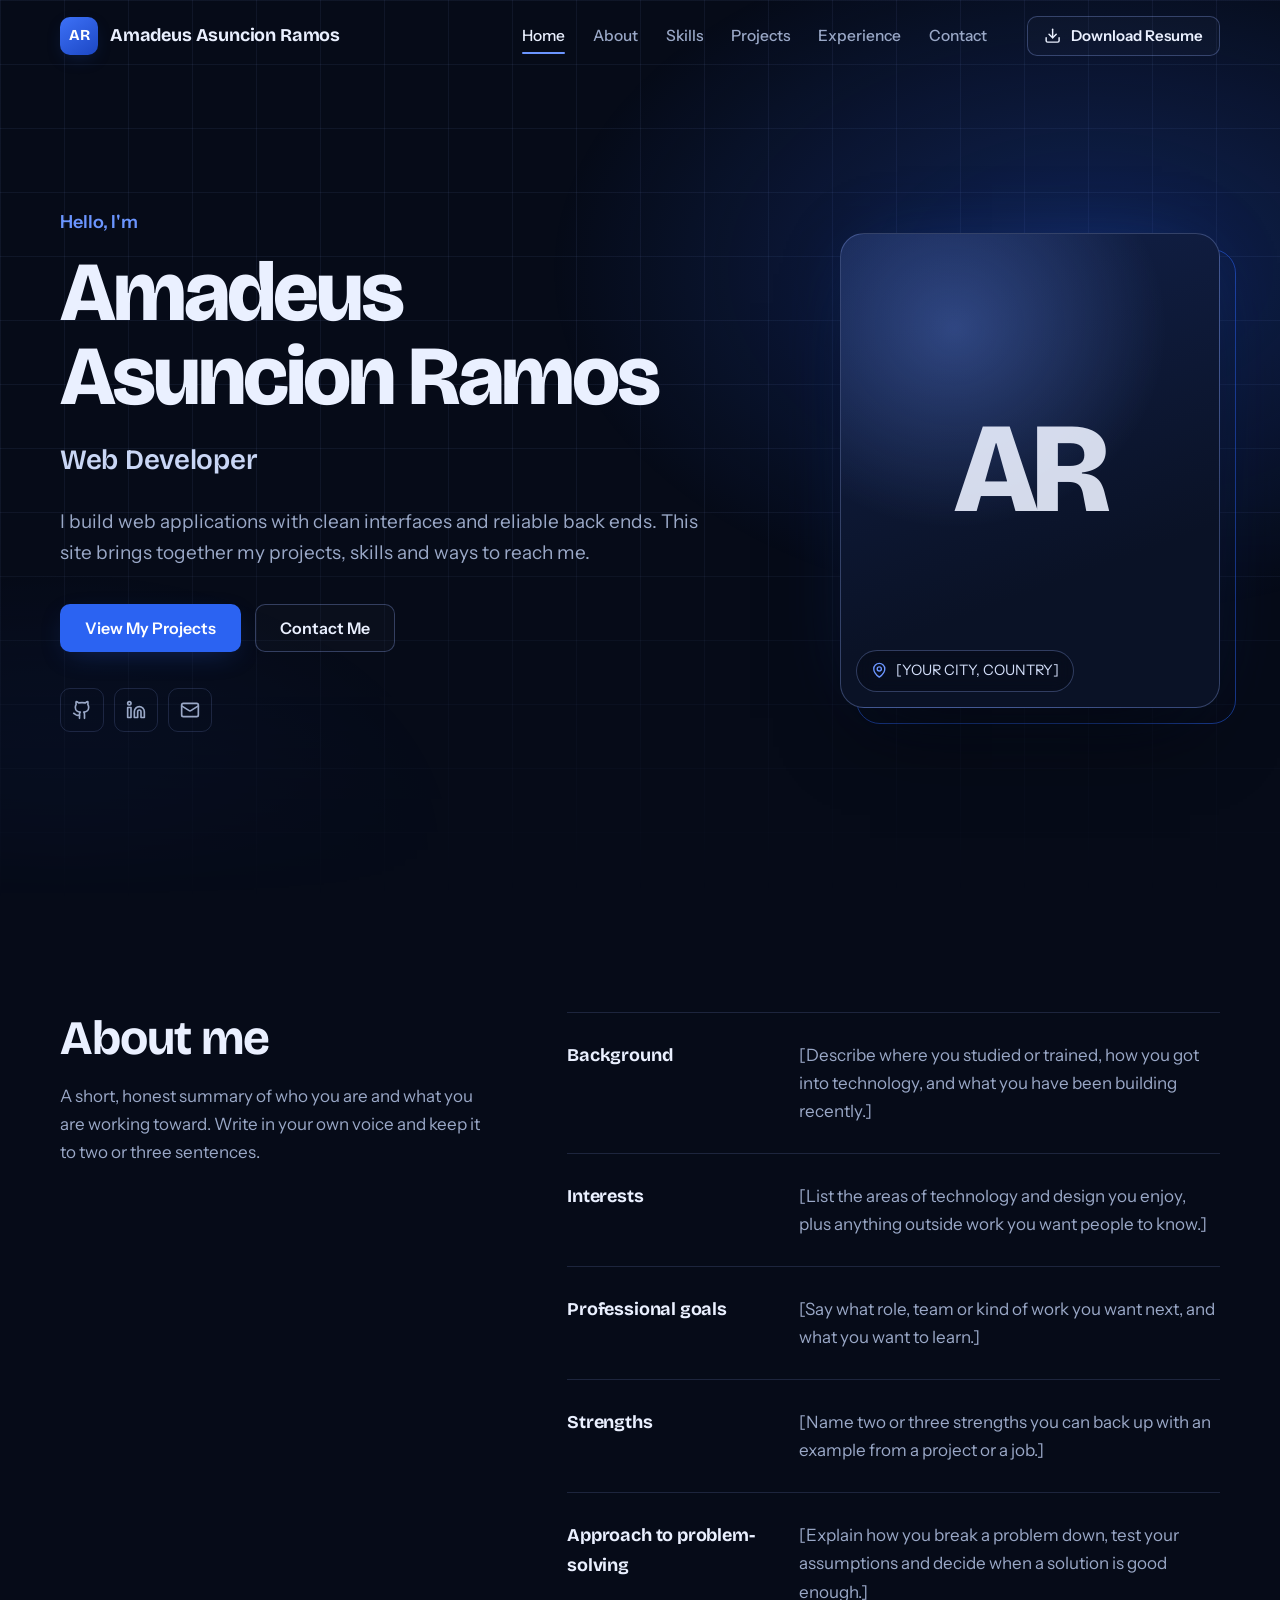
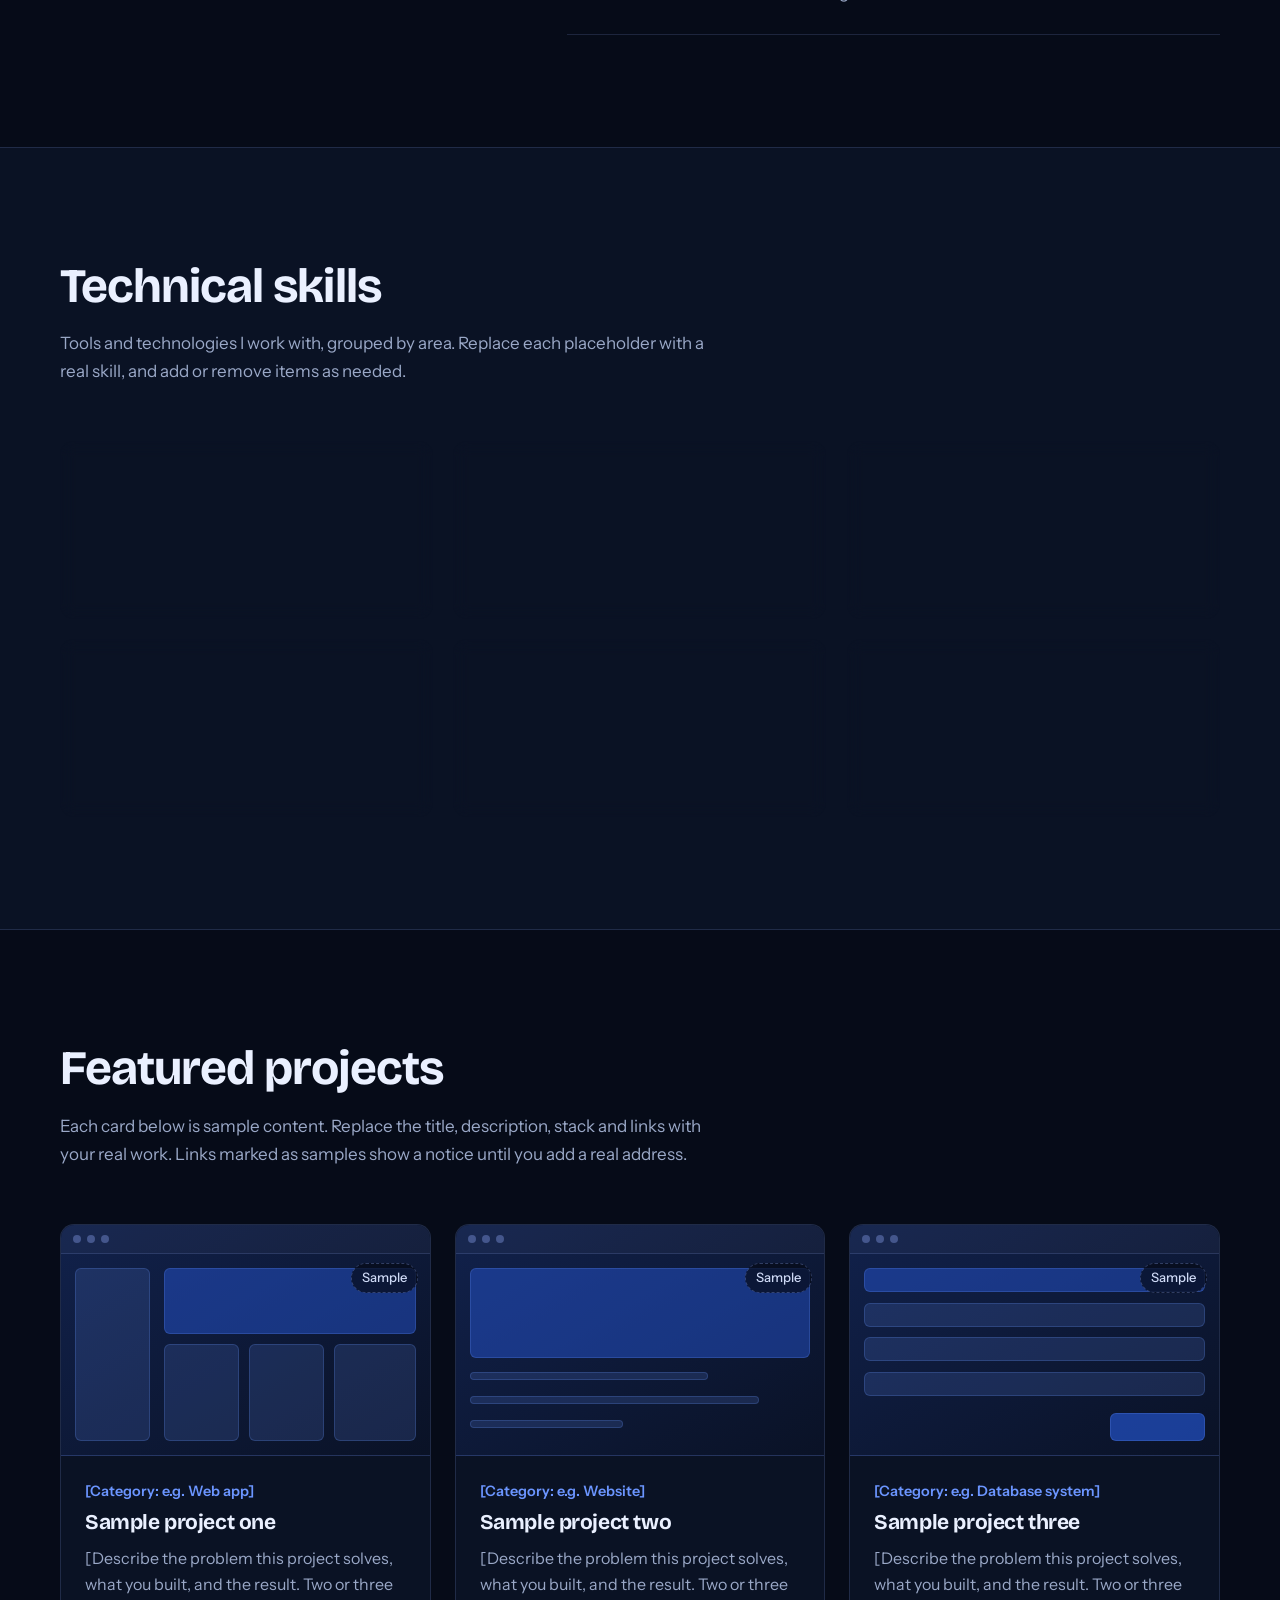
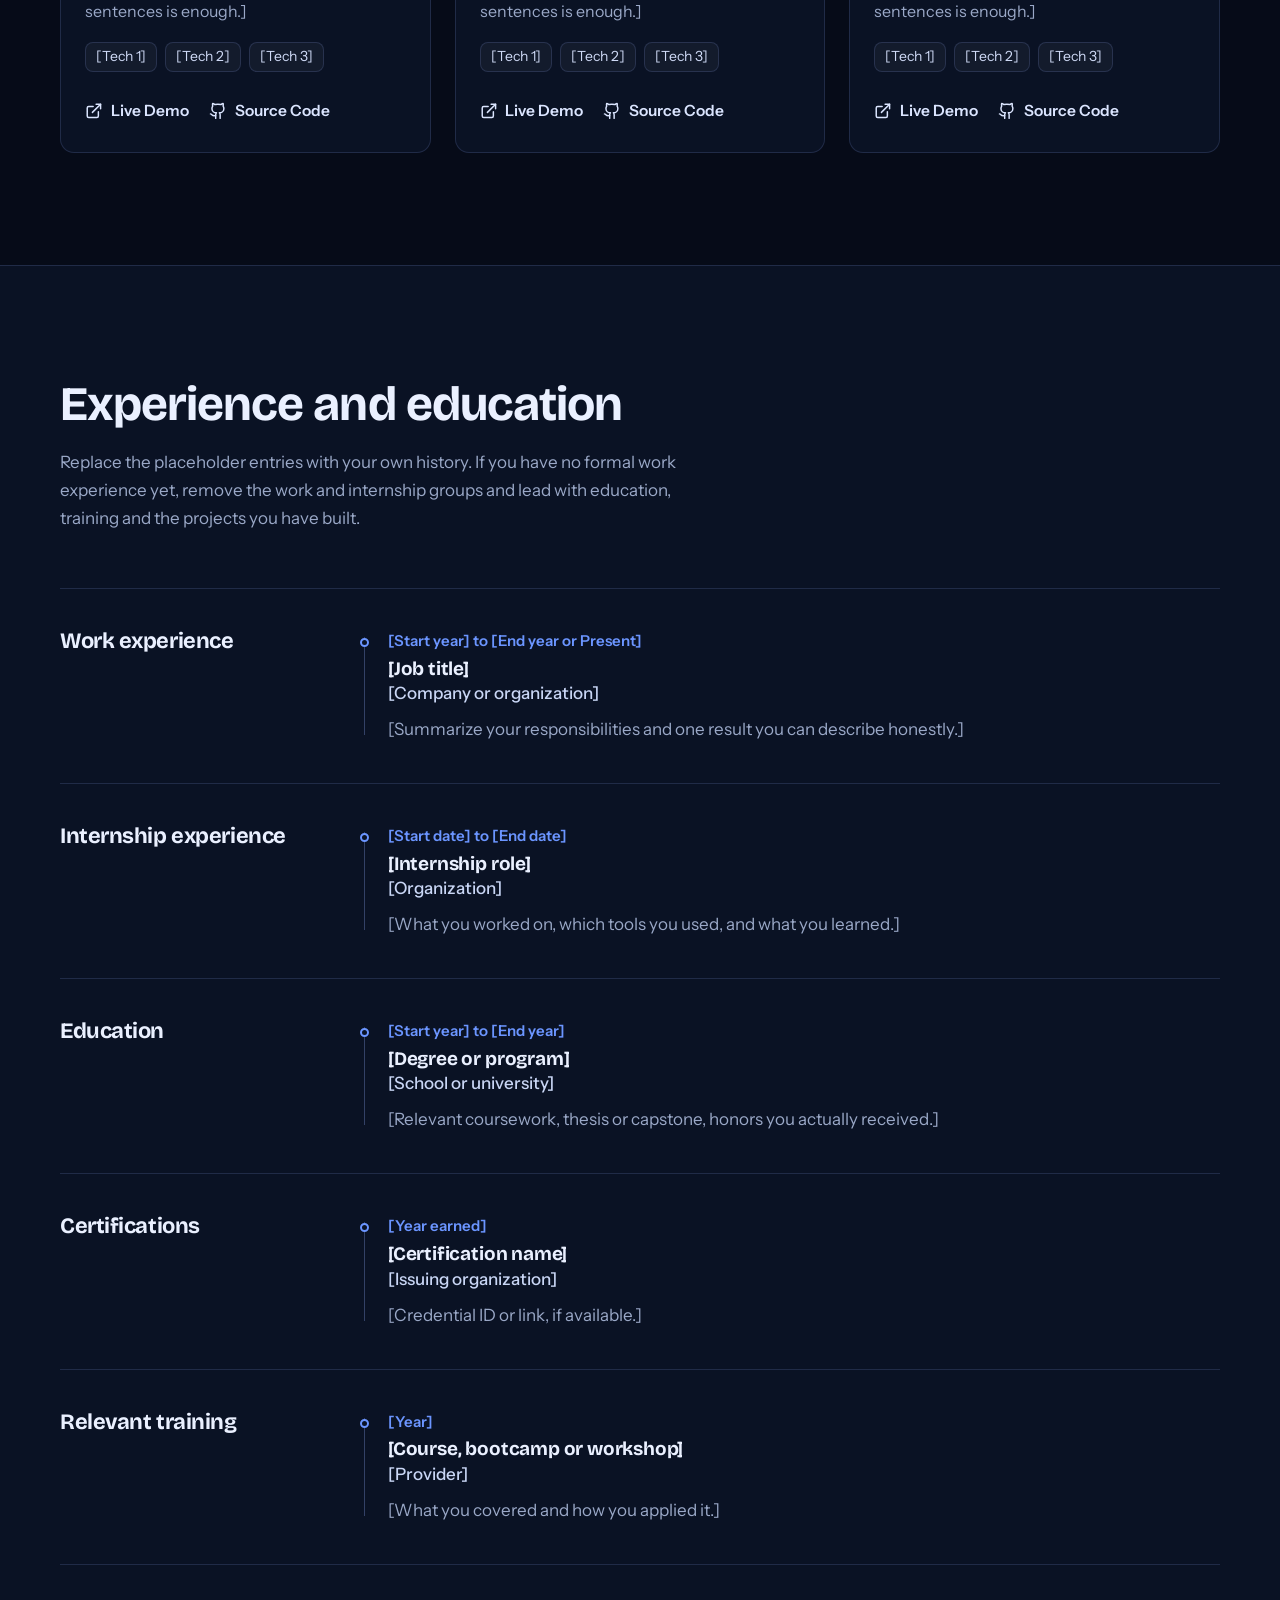
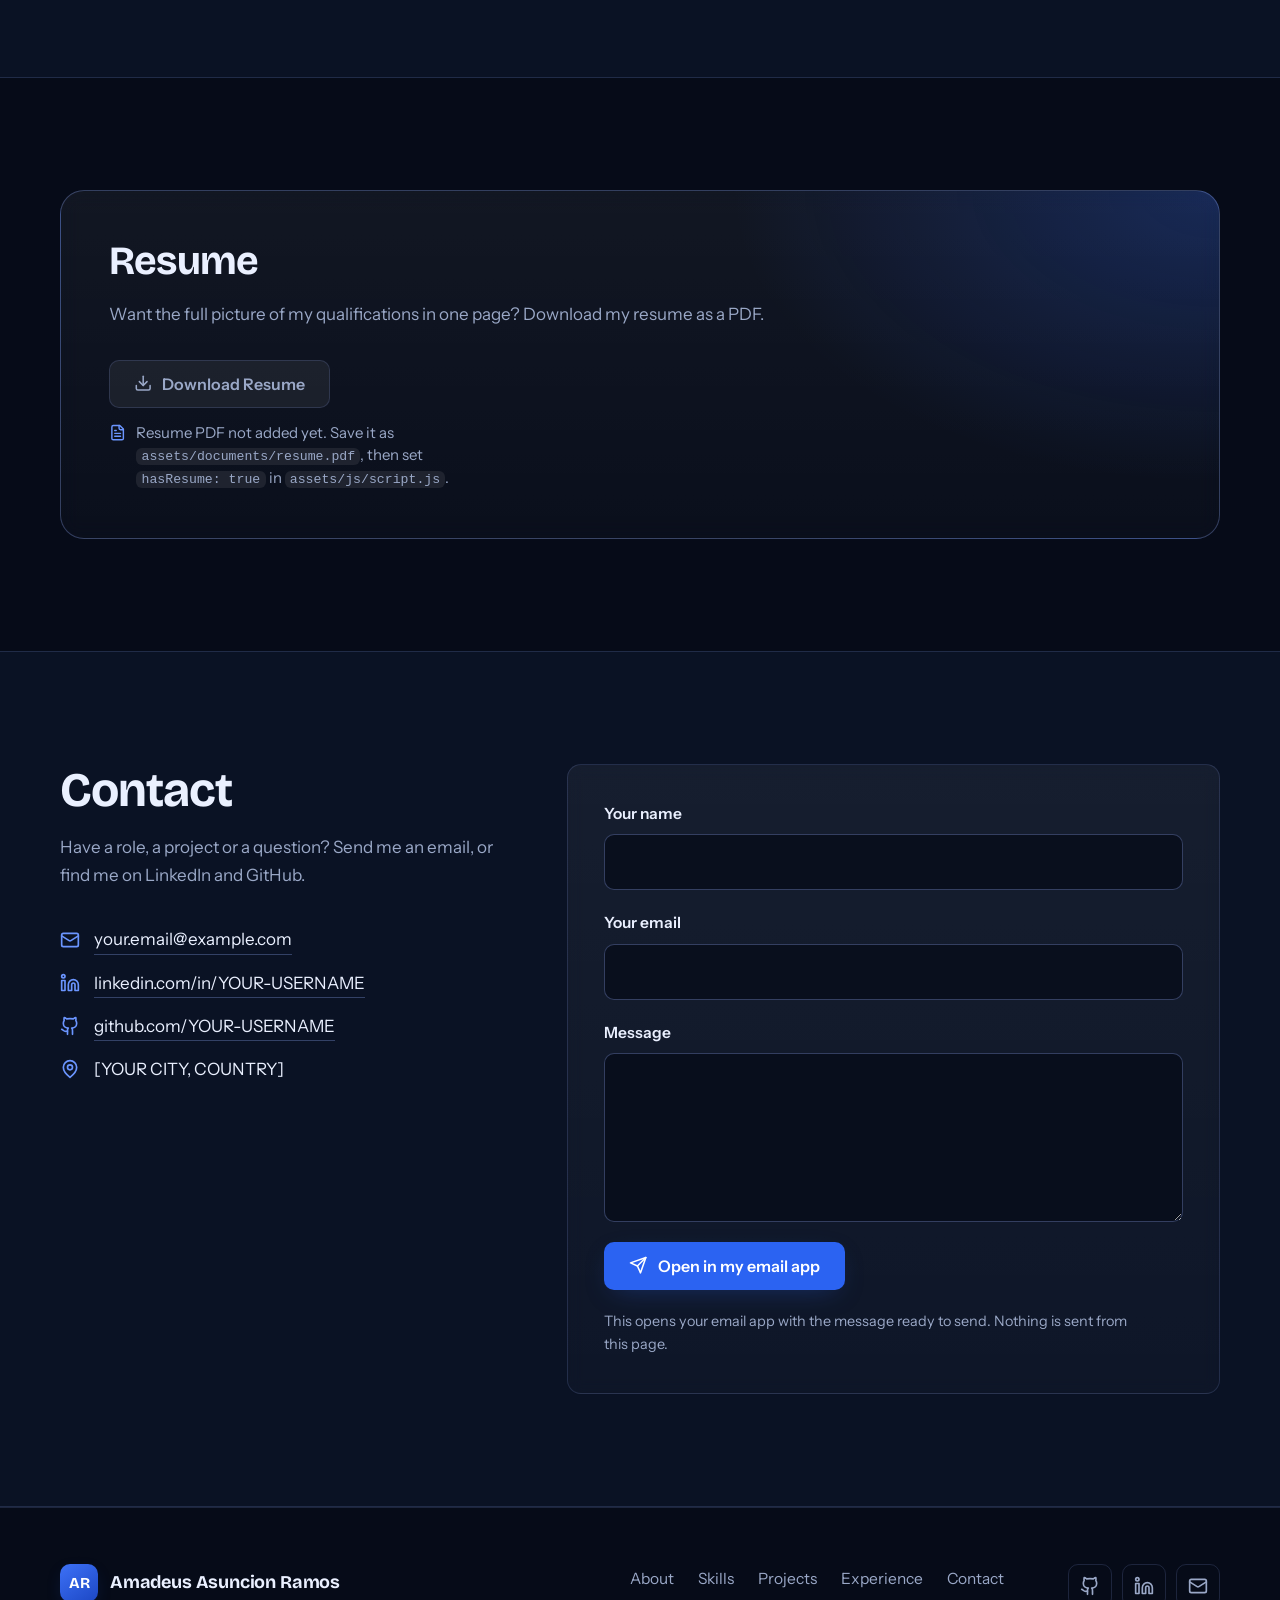
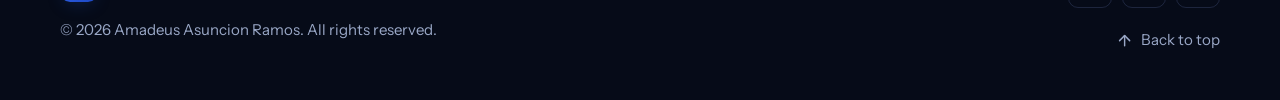
<file: portfolio (1)/index.html>
<!DOCTYPE html>
<html lang="en">
<head>
  <meta charset="utf-8">
  <meta name="viewport" content="width=device-width, initial-scale=1">

  <!-- ============================================================
       CUSTOMIZE: page title, description, canonical URL, social card
       ============================================================ -->
  <title>Amadeus Asuncion Ramos | Web Developer</title>
  <meta name="description" content="Portfolio of Amadeus Asuncion Ramos, Web Developer. Skills, selected projects, experience and contact details.">
  <meta name="author" content="Amadeus Asuncion Ramos">
  <meta name="theme-color" content="#060B18">
  <meta name="color-scheme" content="dark">

  <!-- Replace with your final address, e.g. https://yourname.github.io/ or https://yourname.com/ -->
  <link rel="canonical" href="https://YOUR-USERNAME.github.io/">

  <!-- Open Graph / social previews -->
  <meta property="og:type" content="website">
  <meta property="og:title" content="Amadeus Asuncion Ramos | Web Developer">
  <meta property="og:description" content="Skills, selected projects, experience and contact details.">
  <meta property="og:url" content="https://YOUR-USERNAME.github.io/">
  <!-- Optional: add a 1200x630 image at assets/images/og-image.jpg, then uncomment and use your full URL.
  <meta property="og:image" content="https://YOUR-USERNAME.github.io/assets/images/og-image.jpg">
  <meta name="twitter:card" content="summary_large_image">
  -->

  <!-- Favicon: built-in SVG monogram. Replace "AR" with your initials, or point href to assets/images/favicon.svg / .png -->
  <link rel="icon" href="data:image/svg+xml,%3Csvg xmlns='http://www.w3.org/2000/svg' viewBox='0 0 64 64'%3E%3Crect width='64' height='64' rx='14' fill='%232B63F2'/%3E%3Ctext x='32' y='42' font-family='Arial,sans-serif' font-size='28' font-weight='700' text-anchor='middle' fill='white'%3EAR%3C/text%3E%3C/svg%3E">

  <!-- Fonts (free, Google Fonts). The site falls back to system fonts if they cannot load. -->
  <link rel="preconnect" href="https://fonts.googleapis.com">
  <link rel="preconnect" href="https://fonts.gstatic.com" crossorigin>
  <link rel="stylesheet" href="https://fonts.googleapis.com/css2?family=Bricolage+Grotesque:opsz,wght@12..96,500..800&family=Instrument+Sans:wght@400;500;600&display=swap">

  <link rel="stylesheet" href="assets/css/style.css">
  <script>document.documentElement.classList.add('js');</script>
</head>

<body>
  <!-- Icon library: inline Lucide icons (ISC licence). No external requests needed. -->
  <svg width="0" height="0" style="position:absolute" aria-hidden="true" focusable="false">
    <defs>
      <symbol id="i-github" viewBox="0 0 24 24"><path d="M15 22v-4a4.8 4.8 0 0 0-1-3.5c3 0 6-2 6-5.5.08-1.25-.27-2.48-1-3.5.28-1.15.28-2.35 0-3.5 0 0-1 0-3 1.5-2.64-.5-5.36-.5-8 0C6 2 5 2 5 2c-.3 1.15-.3 2.35 0 3.5A5.403 5.403 0 0 0 4 9c0 3.5 3 5.5 6 5.5-.39.49-.68 1.05-.85 1.65-.17.6-.22 1.23-.15 1.85v4"/><path d="M9 18c-4.51 2-5-2-7-2"/></symbol>
      <symbol id="i-linkedin" viewBox="0 0 24 24"><path d="M16 8a6 6 0 0 1 6 6v7h-4v-7a2 2 0 0 0-2-2 2 2 0 0 0-2 2v7h-4v-7a6 6 0 0 1 6-6z"/><rect width="4" height="12" x="2" y="9"/><circle cx="4" cy="4" r="2"/></symbol>
      <symbol id="i-mail" viewBox="0 0 24 24"><rect width="20" height="16" x="2" y="4" rx="2"/><path d="m22 7-8.97 5.7a1.94 1.94 0 0 1-2.06 0L2 7"/></symbol>
      <symbol id="i-download" viewBox="0 0 24 24"><path d="M21 15v4a2 2 0 0 1-2 2H5a2 2 0 0 1-2-2v-4"/><polyline points="7 10 12 15 17 10"/><line x1="12" x2="12" y1="15" y2="3"/></symbol>
      <symbol id="i-external" viewBox="0 0 24 24"><path d="M15 3h6v6"/><path d="M10 14 21 3"/><path d="M18 13v6a2 2 0 0 1-2 2H5a2 2 0 0 1-2-2V8a2 2 0 0 1 2-2h6"/></symbol>
      <symbol id="i-code" viewBox="0 0 24 24"><path d="m18 16 4-4-4-4"/><path d="m6 8-4 4 4 4"/><path d="m14.5 4-5 16"/></symbol>
      <symbol id="i-globe" viewBox="0 0 24 24"><circle cx="12" cy="12" r="10"/><path d="M12 2a14.5 14.5 0 0 0 0 20 14.5 14.5 0 0 0 0-20"/><path d="M2 12h20"/></symbol>
      <symbol id="i-database" viewBox="0 0 24 24"><ellipse cx="12" cy="5" rx="9" ry="3"/><path d="M3 5V19A9 3 0 0 0 21 19V5"/><path d="M3 12A9 3 0 0 0 21 12"/></symbol>
      <symbol id="i-terminal" viewBox="0 0 24 24"><polyline points="4 17 10 11 4 5"/><line x1="12" x2="20" y1="19" y2="19"/></symbol>
      <symbol id="i-cpu" viewBox="0 0 24 24"><rect width="16" height="16" x="4" y="4" rx="2"/><rect width="6" height="6" x="9" y="9" rx="1"/><path d="M15 2v2"/><path d="M15 20v2"/><path d="M2 15h2"/><path d="M2 9h2"/><path d="M20 15h2"/><path d="M20 9h2"/><path d="M9 2v2"/><path d="M9 20v2"/></symbol>
      <symbol id="i-layers" viewBox="0 0 24 24"><path d="m12.83 2.18a2 2 0 0 0-1.66 0L2.6 6.08a1 1 0 0 0 0 1.83l8.58 3.91a2 2 0 0 0 1.66 0l8.58-3.9a1 1 0 0 0 0-1.83Z"/><path d="m22 17.65-9.17 4.16a2 2 0 0 1-1.66 0L2 17.65"/><path d="m22 12.65-9.17 4.16a2 2 0 0 1-1.66 0L2 12.65"/></symbol>
      <symbol id="i-menu" viewBox="0 0 24 24"><line x1="4" x2="20" y1="12" y2="12"/><line x1="4" x2="20" y1="6" y2="6"/><line x1="4" x2="20" y1="18" y2="18"/></symbol>
      <symbol id="i-x" viewBox="0 0 24 24"><path d="M18 6 6 18"/><path d="m6 6 12 12"/></symbol>
      <symbol id="i-arrow-up" viewBox="0 0 24 24"><path d="m5 12 7-7 7 7"/><path d="M12 19V5"/></symbol>
      <symbol id="i-pin" viewBox="0 0 24 24"><path d="M20 10c0 6-8 12-8 12s-8-6-8-12a8 8 0 0 1 16 0Z"/><circle cx="12" cy="10" r="3"/></symbol>
      <symbol id="i-file" viewBox="0 0 24 24"><path d="M15 2H6a2 2 0 0 0-2 2v16a2 2 0 0 0 2 2h12a2 2 0 0 0 2-2V7Z"/><path d="M14 2v4a2 2 0 0 0 2 2h4"/><path d="M10 9H8"/><path d="M16 13H8"/><path d="M16 17H8"/></symbol>
      <symbol id="i-send" viewBox="0 0 24 24"><path d="m22 2-7 20-4-9-9-4Z"/><path d="M22 2 11 13"/></symbol>
    </defs>
  </svg>

  <a class="skip-link" href="#main">Skip to main content</a>

  <!-- ====================== NAVIGATION ====================== -->
  <header class="site-header" id="top">
    <div class="container header-inner">
      <!-- CUSTOMIZE: wordmark (initials + name) -->
      <a class="wordmark" href="#home" aria-label="Amadeus Asuncion Ramos, back to top">
        <span class="wordmark-mark" aria-hidden="true">AR</span>
        <span class="wordmark-name">Amadeus Asuncion Ramos</span>
      </a>

      <button class="menu-toggle" type="button" aria-expanded="false" aria-controls="site-nav" aria-label="Open menu">
        <svg class="icon icon-open" aria-hidden="true"><use href="#i-menu"/></svg>
        <svg class="icon icon-close" aria-hidden="true"><use href="#i-x"/></svg>
      </button>

      <nav class="site-nav" id="site-nav" aria-label="Primary">
        <ul>
          <li><a href="#home" data-nav="home">Home</a></li>
          <li><a href="#about" data-nav="about">About</a></li>
          <li><a href="#skills" data-nav="skills">Skills</a></li>
          <li><a href="#projects" data-nav="projects">Projects</a></li>
          <li><a href="#experience" data-nav="experience">Experience</a></li>
          <li><a href="#contact" data-nav="contact">Contact</a></li>
        </ul>
        <!-- Resume: see CONFIG.hasResume in assets/js/script.js -->
        <a class="btn btn-outline btn-sm" href="assets/documents/resume.pdf" download data-resume="nav">
          <svg class="icon" aria-hidden="true"><use href="#i-download"/></svg>
          Download Resume
        </a>
      </nav>
    </div>
  </header>

  <main id="main">

    <!-- ====================== HERO ====================== -->
    <section class="hero" id="home" aria-labelledby="hero-title">
      <div class="hero-bg" aria-hidden="true"></div>
      <div class="container hero-inner">
        <div class="hero-copy">
          <p class="hero-greeting" data-seq style="--i:0">Hello, I'm</p>
          <!-- CUSTOMIZE: your full name -->
          <h1 id="hero-title" data-seq style="--i:1">Amadeus Asuncion Ramos</h1>
          <!-- CUSTOMIZE: your professional title -->
          <p class="hero-role" data-seq style="--i:2">Web Developer</p>
          <!-- CUSTOMIZE: two sentences about what you do -->
          <p class="hero-lead" data-seq style="--i:3">I build web applications with clean interfaces and reliable back ends. This site brings together my projects, skills and ways to reach me.</p>

          <div class="hero-actions" data-seq style="--i:4">
            <a class="btn btn-primary" href="#projects">View My Projects</a>
            <a class="btn btn-outline" href="#contact">Contact Me</a>
          </div>

          <ul class="social-row" aria-label="Social links" data-seq style="--i:5">
            <!-- CUSTOMIZE: replace YOUR-USERNAME and the email address -->
            <li><a class="icon-link" data-ext href="https://github.com/YOUR-USERNAME" target="_blank" rel="noopener noreferrer" aria-label="GitHub profile (opens in a new tab)"><svg class="icon" aria-hidden="true"><use href="#i-github"/></svg></a></li>
            <li><a class="icon-link" data-ext href="https://www.linkedin.com/in/YOUR-USERNAME" target="_blank" rel="noopener noreferrer" aria-label="LinkedIn profile (opens in a new tab)"><svg class="icon" aria-hidden="true"><use href="#i-linkedin"/></svg></a></li>
            <li><a class="icon-link" href="mailto:your.email@example.com" aria-label="Send an email"><svg class="icon" aria-hidden="true"><use href="#i-mail"/></svg></a></li>
          </ul>
        </div>

        <figure class="portrait" data-seq style="--i:3">
          <div class="portrait-frame">
            <!-- CUSTOMIZE: to use your photo, delete the <span> below and add:
                 <img src="assets/images/profile.jpg" alt="Portrait of Amadeus Asuncion Ramos" width="640" height="800">
                 (Save the photo as assets/images/profile.jpg, about 640x800 px, under 150 KB.) -->
            <span class="portrait-initials" aria-hidden="true">AR</span>
          </div>
          <figcaption class="portrait-caption">
            <svg class="icon" aria-hidden="true"><use href="#i-pin"/></svg>
            <!-- CUSTOMIZE: location (or delete this figcaption) -->
            <span>[YOUR CITY, COUNTRY]</span>
          </figcaption>
        </figure>
      </div>
    </section>

    <!-- ====================== ABOUT ====================== -->
    <section class="section" id="about" aria-labelledby="about-title">
      <div class="container split">
        <div class="split-head reveal">
          <h2 id="about-title">About me</h2>
          <!-- CUSTOMIZE: short summary -->
          <p class="section-lead">A short, honest summary of who you are and what you are working toward. Write in your own voice and keep it to two or three sentences.</p>
        </div>

        <!-- CUSTOMIZE: each item below is plain text. Edit, add or remove items freely. -->
        <dl class="facts reveal">
          <div class="fact">
            <dt>Background</dt>
            <dd>[Describe where you studied or trained, how you got into technology, and what you have been building recently.]</dd>
          </div>
          <div class="fact">
            <dt>Interests</dt>
            <dd>[List the areas of technology and design you enjoy, plus anything outside work you want people to know.]</dd>
          </div>
          <div class="fact">
            <dt>Professional goals</dt>
            <dd>[Say what role, team or kind of work you want next, and what you want to learn.]</dd>
          </div>
          <div class="fact">
            <dt>Strengths</dt>
            <dd>[Name two or three strengths you can back up with an example from a project or a job.]</dd>
          </div>
          <div class="fact">
            <dt>Approach to problem-solving</dt>
            <dd>[Explain how you break a problem down, test your assumptions and decide when a solution is good enough.]</dd>
          </div>
        </dl>
      </div>
    </section>

    <!-- ====================== SKILLS ====================== -->
    <section class="section section-alt" id="skills" aria-labelledby="skills-title">
      <div class="container">
        <div class="section-head reveal">
          <h2 id="skills-title">Technical skills</h2>
          <!-- CUSTOMIZE: only list tools you can use in practice -->
          <p class="section-lead">Tools and technologies I work with, grouped by area. Replace each placeholder with a real skill, and add or remove items as needed.</p>
        </div>

        <div class="skills-grid">
          <article class="skill-card reveal">
            <h3><svg class="icon" aria-hidden="true"><use href="#i-terminal"/></svg>Programming languages</h3>
            <ul class="chips">
              <li>[Language 1]</li><li>[Language 2]</li><li>[Language 3]</li>
            </ul>
          </article>

          <article class="skill-card reveal">
            <h3><svg class="icon" aria-hidden="true"><use href="#i-globe"/></svg>Web development</h3>
            <ul class="chips">
              <li>[Front-end skill]</li><li>[Back-end skill]</li><li>[Framework]</li>
            </ul>
          </article>

          <article class="skill-card reveal">
            <h3><svg class="icon" aria-hidden="true"><use href="#i-database"/></svg>Database management</h3>
            <ul class="chips">
              <li>[Database 1]</li><li>[Database 2]</li><li>[Query or modeling skill]</li>
            </ul>
          </article>

          <article class="skill-card reveal">
            <h3><svg class="icon" aria-hidden="true"><use href="#i-code"/></svg>Development tools</h3>
            <ul class="chips">
              <li>[Version control tool]</li><li>[Editor or IDE]</li><li>[Tool]</li>
            </ul>
          </article>

          <article class="skill-card reveal">
            <h3><svg class="icon" aria-hidden="true"><use href="#i-cpu"/></svg>Operating systems</h3>
            <ul class="chips">
              <li>[Operating system 1]</li><li>[Operating system 2]</li>
            </ul>
          </article>

          <article class="skill-card reveal">
            <h3><svg class="icon" aria-hidden="true"><use href="#i-layers"/></svg>Other technical skills</h3>
            <ul class="chips">
              <li>[Skill 1]</li><li>[Skill 2]</li><li>[Skill 3]</li>
            </ul>
          </article>
        </div>
      </div>
    </section>

    <!-- ====================== PROJECTS ====================== -->
    <section class="section" id="projects" aria-labelledby="projects-title">
      <div class="container">
        <div class="section-head reveal">
          <h2 id="projects-title">Featured projects</h2>
          <!-- CUSTOMIZE -->
          <p class="section-lead">Each card below is sample content. Replace the title, description, stack and links with your real work. Links marked as samples show a notice until you add a real address.</p>
        </div>

        <!-- ===== PROJECT CARD TEMPLATE =====
             To add a project, copy one <article class="project-card"> block and edit it.
             Thumbnail: the built-in .thumb is a CSS placeholder. To use a screenshot, replace the whole
             <div class="thumb ...">...</div> with:
             <img class="thumb-img" src="assets/images/project-name.jpg" alt="Screenshot of PROJECT NAME" width="1280" height="800" loading="lazy">
             (Use a 16:10 image, around 1280x800 px, under 200 KB.)
             Links: replace href="#" with the real URL. Delete a link if the project has no demo or no public code. -->
        <div class="projects-grid">

          <article class="project-card reveal">
            <div class="thumb thumb-a" role="img" aria-label="Sample project thumbnail: dashboard layout placeholder">
              <span class="thumb-bar"><i></i><i></i><i></i></span>
              <span class="thumb-body">
                <span class="tb tb-side"></span>
                <span class="tb tb-wide"></span>
                <span class="tb tb-s1"></span><span class="tb tb-s2"></span><span class="tb tb-s3"></span>
              </span>
              <span class="sample-badge">Sample</span>
            </div>
            <div class="project-body">
              <p class="project-category">[Category: e.g. Web app]</p>
              <h3>Sample project one</h3>
              <p>[Describe the problem this project solves, what you built, and the result. Two or three sentences is enough.]</p>
              <ul class="chips chips-sm" aria-label="Technology stack">
                <li>[Tech 1]</li><li>[Tech 2]</li><li>[Tech 3]</li>
              </ul>
              <div class="project-links">
                <a data-ext href="#" target="_blank" rel="noopener noreferrer"><svg class="icon" aria-hidden="true"><use href="#i-external"/></svg>Live Demo<span class="sr-only"> for Sample project one (opens in a new tab)</span></a>
                <a data-ext href="#" target="_blank" rel="noopener noreferrer"><svg class="icon" aria-hidden="true"><use href="#i-github"/></svg>Source Code<span class="sr-only"> for Sample project one (opens in a new tab)</span></a>
              </div>
            </div>
          </article>

          <article class="project-card reveal">
            <div class="thumb thumb-b" role="img" aria-label="Sample project thumbnail: content page layout placeholder">
              <span class="thumb-bar"><i></i><i></i><i></i></span>
              <span class="thumb-body">
                <span class="tb tb-hero"></span>
                <span class="tb tb-l1"></span><span class="tb tb-l2"></span><span class="tb tb-l3"></span>
              </span>
              <span class="sample-badge">Sample</span>
            </div>
            <div class="project-body">
              <p class="project-category">[Category: e.g. Website]</p>
              <h3>Sample project two</h3>
              <p>[Describe the problem this project solves, what you built, and the result. Two or three sentences is enough.]</p>
              <ul class="chips chips-sm" aria-label="Technology stack">
                <li>[Tech 1]</li><li>[Tech 2]</li><li>[Tech 3]</li>
              </ul>
              <div class="project-links">
                <a data-ext href="#" target="_blank" rel="noopener noreferrer"><svg class="icon" aria-hidden="true"><use href="#i-external"/></svg>Live Demo<span class="sr-only"> for Sample project two (opens in a new tab)</span></a>
                <a data-ext href="#" target="_blank" rel="noopener noreferrer"><svg class="icon" aria-hidden="true"><use href="#i-github"/></svg>Source Code<span class="sr-only"> for Sample project two (opens in a new tab)</span></a>
              </div>
            </div>
          </article>

          <article class="project-card reveal">
            <div class="thumb thumb-c" role="img" aria-label="Sample project thumbnail: data table layout placeholder">
              <span class="thumb-bar"><i></i><i></i><i></i></span>
              <span class="thumb-body">
                <span class="tb tb-r1"></span><span class="tb tb-r2"></span><span class="tb tb-r3"></span><span class="tb tb-r4"></span>
                <span class="tb tb-btn"></span>
              </span>
              <span class="sample-badge">Sample</span>
            </div>
            <div class="project-body">
              <p class="project-category">[Category: e.g. Database system]</p>
              <h3>Sample project three</h3>
              <p>[Describe the problem this project solves, what you built, and the result. Two or three sentences is enough.]</p>
              <ul class="chips chips-sm" aria-label="Technology stack">
                <li>[Tech 1]</li><li>[Tech 2]</li><li>[Tech 3]</li>
              </ul>
              <div class="project-links">
                <a data-ext href="#" target="_blank" rel="noopener noreferrer"><svg class="icon" aria-hidden="true"><use href="#i-external"/></svg>Live Demo<span class="sr-only"> for Sample project three (opens in a new tab)</span></a>
                <a data-ext href="#" target="_blank" rel="noopener noreferrer"><svg class="icon" aria-hidden="true"><use href="#i-github"/></svg>Source Code<span class="sr-only"> for Sample project three (opens in a new tab)</span></a>
              </div>
            </div>
          </article>

        </div>
      </div>
    </section>

    <!-- ====================== EXPERIENCE & EDUCATION ====================== -->
    <section class="section section-alt" id="experience" aria-labelledby="experience-title">
      <div class="container">
        <div class="section-head reveal">
          <h2 id="experience-title">Experience and education</h2>
          <!-- CUSTOMIZE -->
          <p class="section-lead">Replace the placeholder entries with your own history. If you have no formal work experience yet, remove the work and internship groups and lead with education, training and the projects you have built.</p>
        </div>

        <!-- Each .tl-group is one category. Copy a .tl-item to add an entry, delete any group you do not need. -->
        <div class="timeline">

          <section class="tl-group reveal" aria-labelledby="tl-work">
            <h3 id="tl-work">Work experience</h3>
            <ol class="tl-list">
              <li class="tl-item">
                <p class="tl-date">[Start year] to [End year or Present]</p>
                <h4>[Job title]</h4>
                <p class="tl-org">[Company or organization]</p>
                <p>[Summarize your responsibilities and one result you can describe honestly.]</p>
              </li>
            </ol>
          </section>

          <section class="tl-group reveal" aria-labelledby="tl-intern">
            <h3 id="tl-intern">Internship experience</h3>
            <ol class="tl-list">
              <li class="tl-item">
                <p class="tl-date">[Start date] to [End date]</p>
                <h4>[Internship role]</h4>
                <p class="tl-org">[Organization]</p>
                <p>[What you worked on, which tools you used, and what you learned.]</p>
              </li>
            </ol>
          </section>

          <section class="tl-group reveal" aria-labelledby="tl-edu">
            <h3 id="tl-edu">Education</h3>
            <ol class="tl-list">
              <li class="tl-item">
                <p class="tl-date">[Start year] to [End year]</p>
                <h4>[Degree or program]</h4>
                <p class="tl-org">[School or university]</p>
                <p>[Relevant coursework, thesis or capstone, honors you actually received.]</p>
              </li>
            </ol>
          </section>

          <section class="tl-group reveal" aria-labelledby="tl-cert">
            <h3 id="tl-cert">Certifications</h3>
            <ol class="tl-list">
              <li class="tl-item">
                <p class="tl-date">[Year earned]</p>
                <h4>[Certification name]</h4>
                <p class="tl-org">[Issuing organization]</p>
                <p>[Credential ID or link, if available.]</p>
              </li>
            </ol>
          </section>

          <section class="tl-group reveal" aria-labelledby="tl-train">
            <h3 id="tl-train">Relevant training</h3>
            <ol class="tl-list">
              <li class="tl-item">
                <p class="tl-date">[Year]</p>
                <h4>[Course, bootcamp or workshop]</h4>
                <p class="tl-org">[Provider]</p>
                <p>[What you covered and how you applied it.]</p>
              </li>
            </ol>
          </section>

        </div>
      </div>
    </section>

    <!-- ====================== RESUME ====================== -->
    <section class="section" id="resume" aria-labelledby="resume-title">
      <div class="container">
        <div class="resume-panel reveal">
          <div class="resume-copy">
            <h2 id="resume-title">Resume</h2>
            <p class="section-lead">Want the full picture of my qualifications in one page? Download my resume as a PDF.</p>
          </div>
          <div class="resume-action">
            <a class="btn btn-primary" href="assets/documents/resume.pdf" download data-resume="section">
              <svg class="icon" aria-hidden="true"><use href="#i-download"/></svg>
              Download Resume
            </a>
            <!-- Shown only while CONFIG.hasResume is false (see assets/js/script.js) -->
            <p class="resume-note" data-resume-note hidden>
              <svg class="icon" aria-hidden="true"><use href="#i-file"/></svg>
              <span>Resume PDF not added yet. Save it as <code>assets/documents/resume.pdf</code>, then set <code>hasResume: true</code> in <code>assets/js/script.js</code>.</span>
            </p>
          </div>
        </div>
      </div>
    </section>

    <!-- ====================== CONTACT ====================== -->
    <section class="section section-alt" id="contact" aria-labelledby="contact-title">
      <div class="container split">
        <div class="split-head reveal">
          <h2 id="contact-title">Contact</h2>
          <p class="section-lead">Have a role, a project or a question? Send me an email, or find me on LinkedIn and GitHub.</p>

          <ul class="contact-list">
            <!-- CUSTOMIZE: email, LinkedIn, GitHub, location. The email shown here is also used by the form. -->
            <li>
              <svg class="icon" aria-hidden="true"><use href="#i-mail"/></svg>
              <a href="mailto:your.email@example.com" data-contact-email>your.email@example.com</a>
            </li>
            <li>
              <svg class="icon" aria-hidden="true"><use href="#i-linkedin"/></svg>
              <a data-ext href="https://www.linkedin.com/in/YOUR-USERNAME" target="_blank" rel="noopener noreferrer">linkedin.com/in/YOUR-USERNAME<span class="sr-only"> (opens in a new tab)</span></a>
            </li>
            <li>
              <svg class="icon" aria-hidden="true"><use href="#i-github"/></svg>
              <a data-ext href="https://github.com/YOUR-USERNAME" target="_blank" rel="noopener noreferrer">github.com/YOUR-USERNAME<span class="sr-only"> (opens in a new tab)</span></a>
            </li>
            <li>
              <svg class="icon" aria-hidden="true"><use href="#i-pin"/></svg>
              <span>[YOUR CITY, COUNTRY]</span>
            </li>
          </ul>
        </div>

        <!-- This form opens the visitor's email app with the message filled in. It needs no server.
             To receive messages directly on the page, see "Connect a contact form" in README.md. -->
        <form class="contact-form reveal" id="contact-form" novalidate>
          <div class="field">
            <label for="cf-name">Your name</label>
            <input id="cf-name" name="name" type="text" autocomplete="name" required>
            <p class="field-error" id="cf-name-err" hidden>Enter your name.</p>
          </div>
          <div class="field">
            <label for="cf-email">Your email</label>
            <input id="cf-email" name="email" type="email" autocomplete="email" required>
            <p class="field-error" id="cf-email-err" hidden>Enter a valid email address.</p>
          </div>
          <div class="field">
            <label for="cf-message">Message</label>
            <textarea id="cf-message" name="message" rows="5" required></textarea>
            <p class="field-error" id="cf-message-err" hidden>Write a short message.</p>
          </div>
          <button class="btn btn-primary" type="submit">
            <svg class="icon" aria-hidden="true"><use href="#i-send"/></svg>
            Open in my email app
          </button>
          <p class="form-hint">This opens your email app with the message ready to send. Nothing is sent from this page.</p>
        </form>
      </div>
    </section>

  </main>

  <!-- ====================== FOOTER ====================== -->
  <footer class="site-footer">
    <div class="container footer-inner">
      <div class="footer-brand">
        <a class="wordmark" href="#home" aria-label="Amadeus Asuncion Ramos, back to top">
          <span class="wordmark-mark" aria-hidden="true">AR</span>
          <span class="wordmark-name">Amadeus Asuncion Ramos</span>
        </a>
        <p class="footer-copy">&copy; <span id="year">2026</span> Amadeus Asuncion Ramos. All rights reserved.</p>
      </div>

      <nav class="footer-nav" aria-label="Footer">
        <ul>
          <li><a href="#about">About</a></li>
          <li><a href="#skills">Skills</a></li>
          <li><a href="#projects">Projects</a></li>
          <li><a href="#experience">Experience</a></li>
          <li><a href="#contact">Contact</a></li>
        </ul>
      </nav>

      <div class="footer-side">
        <ul class="social-row" aria-label="Social links">
          <li><a class="icon-link" data-ext href="https://github.com/YOUR-USERNAME" target="_blank" rel="noopener noreferrer" aria-label="GitHub profile (opens in a new tab)"><svg class="icon" aria-hidden="true"><use href="#i-github"/></svg></a></li>
          <li><a class="icon-link" data-ext href="https://www.linkedin.com/in/YOUR-USERNAME" target="_blank" rel="noopener noreferrer" aria-label="LinkedIn profile (opens in a new tab)"><svg class="icon" aria-hidden="true"><use href="#i-linkedin"/></svg></a></li>
          <li><a class="icon-link" href="mailto:your.email@example.com" aria-label="Send an email"><svg class="icon" aria-hidden="true"><use href="#i-mail"/></svg></a></li>
        </ul>
        <a class="back-top" href="#top"><svg class="icon" aria-hidden="true"><use href="#i-arrow-up"/></svg>Back to top</a>
      </div>
    </div>
  </footer>

  <div class="toast" id="toast" role="status" aria-live="polite"></div>

  <script src="assets/js/script.js" defer></script>
</body>
</html>
</file>
<file: portfolio (1)/assets/css/style.css>
/* ==========================================================================
   Portfolio stylesheet
   --------------------------------------------------------------------------
   CUSTOMIZE: change colors and fonts in the :root block below.
   Everything else reads from these variables.
   ========================================================================== */

:root {
  /* Color */
  --bg: #060b18;            /* page background (deep navy) */
  --bg-alt: #0a1224;        /* alternate section background */
  --surface: rgba(255, 255, 255, 0.04);
  --surface-hover: rgba(255, 255, 255, 0.07);
  --line: rgba(150, 175, 255, 0.16);
  --line-strong: rgba(150, 175, 255, 0.3);
  --text: #eaf0ff;
  --muted: #9aa8c7;
  --accent: #2b63f2;        /* buttons, fills */
  --accent-bright: #6b95ff; /* text and icon accents on dark */
  --glow: rgba(43, 99, 242, 0.35);

  /* Type */
  --font-display: "Bricolage Grotesque", "Avenir Next", "Segoe UI", system-ui, sans-serif;
  --font-body: "Instrument Sans", "Avenir Next", "Segoe UI", system-ui, -apple-system, sans-serif;

  /* Radius hierarchy */
  --r-frame: 24px;
  --r-card: 14px;
  --r-control: 10px;
  --r-chip: 8px;

  --header-h: 72px;
  --container: 1160px;
  --ease: cubic-bezier(0.22, 0.61, 0.36, 1);
}

/* ---------- Base ---------- */
*, *::before, *::after { box-sizing: border-box; }

html {
  scroll-behavior: smooth;
  scroll-padding-top: calc(var(--header-h) + 8px);
  -webkit-text-size-adjust: 100%;
}

body {
  margin: 0;
  background: var(--bg);
  color: var(--text);
  font-family: var(--font-body);
  font-size: 1.0625rem;
  line-height: 1.65;
  -webkit-font-smoothing: antialiased;
  text-rendering: optimizeLegibility;
}

img, svg { display: block; max-width: 100%; }
ul, ol { margin: 0; padding: 0; list-style: none; }
h1, h2, h3, h4, p, dl, dd, figure { margin: 0; }
a { color: inherit; text-decoration: none; }
button, input, textarea { font: inherit; color: inherit; }
code {
  font-family: ui-monospace, "SF Mono", Menlo, Consolas, monospace;
  font-size: 0.88em;
  padding: 0.1em 0.4em;
  border-radius: 6px;
  background: rgba(255, 255, 255, 0.08);
}

h1, h2, h3, h4 {
  font-family: var(--font-display);
  font-weight: 700;
  line-height: 1.12;
  letter-spacing: -0.02em;
  text-wrap: balance;
}
p { text-wrap: pretty; }

.container { width: min(100% - 48px, var(--container)); margin-inline: auto; }

.icon {
  width: 1.15em;
  height: 1.15em;
  flex: none;
  fill: none;
  stroke: currentColor;
  stroke-width: 2;
  stroke-linecap: round;
  stroke-linejoin: round;
}

.sr-only {
  position: absolute;
  width: 1px; height: 1px;
  margin: -1px; padding: 0;
  overflow: hidden;
  clip: rect(0, 0, 0, 0);
  white-space: nowrap;
  border: 0;
}

/* Visible keyboard focus everywhere */
:focus-visible {
  outline: 2px solid var(--accent-bright);
  outline-offset: 3px;
  border-radius: 6px;
}

.skip-link {
  position: fixed;
  top: 12px; left: 12px;
  z-index: 200;
  padding: 10px 16px;
  border-radius: var(--r-control);
  background: var(--accent);
  color: #fff;
  font-weight: 600;
  transform: translateY(-160%);
  transition: transform 0.2s var(--ease);
}
.skip-link:focus { transform: translateY(0); }

/* ---------- Buttons ---------- */
.btn {
  display: inline-flex;
  align-items: center;
  justify-content: center;
  gap: 10px;
  min-height: 48px;
  padding: 0 24px;
  border: 1px solid transparent;
  border-radius: var(--r-control);
  font-weight: 600;
  font-size: 1rem;
  line-height: 1;
  cursor: pointer;
  transition: background-color 0.2s var(--ease), border-color 0.2s var(--ease), box-shadow 0.2s var(--ease), transform 0.2s var(--ease);
}
.btn-primary {
  background: var(--accent);
  color: #fff;
  box-shadow: 0 8px 28px -10px var(--glow);
}
.btn-primary:hover { background: #3d71f7; box-shadow: 0 10px 34px -8px var(--glow); transform: translateY(-1px); }
.btn-outline { border-color: var(--line-strong); background: rgba(255, 255, 255, 0.02); }
.btn-outline:hover { border-color: var(--accent-bright); background: rgba(107, 149, 255, 0.1); }
.btn-sm { min-height: 40px; padding: 0 16px; font-size: 0.9375rem; }
.btn.is-disabled { cursor: not-allowed; background: rgba(255, 255, 255, 0.06); color: var(--muted); box-shadow: none; border-color: var(--line); transform: none; }

/* ---------- Header / navigation ---------- */
.site-header {
  position: fixed;
  inset: 0 0 auto 0;
  z-index: 100;
  height: var(--header-h);
  border-bottom: 1px solid transparent;
  transition: background-color 0.3s var(--ease), border-color 0.3s var(--ease), backdrop-filter 0.3s var(--ease);
}
.site-header.is-scrolled {
  background: rgba(6, 11, 24, 0.78);
  border-bottom-color: var(--line);
  -webkit-backdrop-filter: blur(14px) saturate(140%);
  backdrop-filter: blur(14px) saturate(140%);
}
.header-inner {
  height: 100%;
  display: flex;
  align-items: center;
  justify-content: space-between;
  gap: 24px;
}

.wordmark { display: inline-flex; align-items: center; gap: 12px; }
.wordmark-mark {
  display: grid;
  place-items: center;
  width: 38px; height: 38px;
  border-radius: 10px;
  background: linear-gradient(145deg, #3d71f7, #1c47c4);
  color: #fff;
  font-family: var(--font-display);
  font-weight: 700;
  font-size: 0.95rem;
  letter-spacing: 0;
  box-shadow: 0 6px 20px -8px var(--glow);
}
.wordmark-name { font-family: var(--font-display); font-weight: 700; font-size: 1.125rem; letter-spacing: -0.01em; }

.site-nav { display: flex; align-items: center; gap: 28px; }
.site-nav ul { display: flex; align-items: center; gap: 4px; }
.site-nav li a:not(.btn) {
  position: relative;
  display: block;
  padding: 8px 12px;
  color: var(--muted);
  font-size: 0.9688rem;
  font-weight: 500;
  border-radius: var(--r-control);
  transition: color 0.2s var(--ease);
}
.site-nav li a:not(.btn):hover { color: var(--text); }
.site-nav li a:not(.btn)::after {
  content: "";
  position: absolute;
  left: 12px; right: 12px; bottom: 2px;
  height: 2px;
  border-radius: 2px;
  background: var(--accent-bright);
  transform: scaleX(0);
  transform-origin: left;
  transition: transform 0.25s var(--ease);
}
.site-nav li a[aria-current="true"] { color: var(--text); }
.site-nav li a[aria-current="true"]::after { transform: scaleX(1); }

.menu-toggle {
  display: none;
  width: 44px; height: 44px;
  align-items: center;
  justify-content: center;
  border: 1px solid var(--line);
  border-radius: var(--r-control);
  background: var(--surface);
  cursor: pointer;
}
.menu-toggle .icon { width: 22px; height: 22px; }
.menu-toggle .icon-close { display: none; }
.menu-toggle[aria-expanded="true"] .icon-open { display: none; }
.menu-toggle[aria-expanded="true"] .icon-close { display: block; }

@media (max-width: 920px) {
  .menu-toggle { display: inline-flex; }
  .site-nav {
    position: fixed;
    top: var(--header-h);
    left: 0; right: 0;
    flex-direction: column;
    align-items: stretch;
    gap: 20px;
    padding: 16px 24px 28px;
    background: rgba(6, 11, 24, 0.97);
    -webkit-backdrop-filter: blur(16px);
    backdrop-filter: blur(16px);
    border-bottom: 1px solid var(--line);
    visibility: hidden;
    opacity: 0;
    transform: translateY(-8px);
    transition: opacity 0.2s var(--ease), transform 0.2s var(--ease), visibility 0s linear 0.2s;
  }
  .site-nav.is-open { visibility: visible; opacity: 1; transform: none; transition-delay: 0s; }
  .site-nav ul { flex-direction: column; align-items: stretch; gap: 0; }
  .site-nav li a:not(.btn) { padding: 14px 4px; font-size: 1.125rem; border-bottom: 1px solid var(--line); border-radius: 0; }
  .site-nav li a:not(.btn)::after { display: none; }
  .site-nav li a[aria-current="true"] { color: var(--accent-bright); }
  .site-nav .btn { min-height: 48px; }
  .site-header.menu-open { background: rgba(6, 11, 24, 0.97); border-bottom-color: var(--line); }
}

/* ---------- Hero ---------- */
.hero {
  position: relative;
  min-height: 100svh;
  display: flex;
  align-items: center;
  padding: calc(var(--header-h) + 40px) 0 72px;
  overflow: hidden;
  isolation: isolate;
}
.hero-bg {
  position: absolute;
  inset: 0;
  z-index: -1;
  background:
    radial-gradient(60% 55% at 85% 30%, rgba(43, 99, 242, 0.28), transparent 70%),
    radial-gradient(45% 45% at 5% 95%, rgba(43, 99, 242, 0.14), transparent 70%),
    linear-gradient(rgba(150, 175, 255, 0.07) 1px, transparent 1px) 0 0 / 64px 64px,
    linear-gradient(90deg, rgba(150, 175, 255, 0.07) 1px, transparent 1px) 0 0 / 64px 64px;
  -webkit-mask-image: linear-gradient(180deg, #000 55%, transparent 100%);
  mask-image: linear-gradient(180deg, #000 55%, transparent 100%);
}
/* Soft light that follows the pointer (set by script.js) */
.hero-bg::after {
  content: "";
  position: absolute;
  inset: 0;
  background: radial-gradient(420px circle at var(--mx, 70%) var(--my, 35%), rgba(107, 149, 255, 0.14), transparent 70%);
  opacity: var(--glow-on, 0);
  transition: opacity 0.4s var(--ease);
}

.hero-inner {
  display: grid;
  grid-template-columns: minmax(0, 1.2fr) minmax(0, 0.8fr);
  align-items: center;
  gap: 64px;
}
.hero-greeting { color: var(--accent-bright); font-weight: 600; font-size: 1.125rem; margin-bottom: 14px; }
.hero h1 {
  font-size: clamp(2.75rem, 7vw, 5.25rem);
  font-weight: 800;
  line-height: 1;
  letter-spacing: -0.035em;
  overflow-wrap: anywhere;
}
.hero-role {
  margin-top: 18px;
  font-family: var(--font-display);
  font-weight: 600;
  font-size: clamp(1.25rem, 2.6vw, 1.75rem);
  letter-spacing: -0.01em;
  color: #c9d6f5;
}
.hero-lead { margin-top: 22px; max-width: 54ch; color: var(--muted); font-size: 1.1875rem; }
.hero-actions { margin-top: 36px; display: flex; flex-wrap: wrap; gap: 14px; }

.social-row { display: flex; gap: 10px; }
.hero .social-row { margin-top: 36px; }
.icon-link {
  display: grid;
  place-items: center;
  width: 44px; height: 44px;
  border: 1px solid var(--line);
  border-radius: var(--r-control);
  color: var(--muted);
  transition: color 0.2s var(--ease), border-color 0.2s var(--ease), background-color 0.2s var(--ease);
}
.icon-link .icon { width: 20px; height: 20px; }
.icon-link:hover { color: var(--text); border-color: var(--accent-bright); background: rgba(107, 149, 255, 0.1); }

/* Portrait */
.portrait { position: relative; justify-self: end; width: min(100%, 380px); }
.portrait-frame {
  position: relative;
  aspect-ratio: 4 / 5;
  border-radius: var(--r-frame);
  overflow: hidden;
  background:
    radial-gradient(80% 60% at 30% 20%, rgba(107, 149, 255, 0.35), transparent 70%),
    linear-gradient(160deg, #12214a, #0a1226 70%);
  border: 1px solid var(--line-strong);
  box-shadow: 0 40px 80px -30px rgba(0, 0, 0, 0.8), 0 0 80px -30px var(--glow);
  display: grid;
  place-items: center;
}
.portrait::before {
  content: "";
  position: absolute;
  inset: 16px -16px -16px 16px;
  border: 1px solid var(--accent);
  border-radius: var(--r-frame);
  opacity: 0.55;
  z-index: -1;
}
.portrait-frame img { width: 100%; height: 100%; object-fit: cover; }
.portrait-initials {
  font-family: var(--font-display);
  font-weight: 800;
  font-size: clamp(5rem, 14vw, 8rem);
  letter-spacing: -0.04em;
  color: rgba(234, 240, 255, 0.9);
}
.portrait-caption {
  position: absolute;
  left: 16px; bottom: 16px;
  display: inline-flex;
  align-items: center;
  gap: 8px;
  padding: 8px 14px;
  border: 1px solid var(--line-strong);
  border-radius: 999px;
  background: rgba(6, 11, 24, 0.6);
  -webkit-backdrop-filter: blur(10px);
  backdrop-filter: blur(10px);
  font-size: 0.9rem;
  color: #d5e0fb;
}
.portrait-caption .icon { color: var(--accent-bright); }

@media (max-width: 920px) {
  .hero { min-height: 0; padding-top: calc(var(--header-h) + 32px); }
  .hero-inner { grid-template-columns: 1fr; gap: 48px; }
  .portrait { justify-self: start; width: min(100%, 300px); }
  .portrait::before { inset: 12px -12px -12px 12px; }
}

/* One orchestrated page-load sequence (hero only) */
@media (prefers-reduced-motion: no-preference) {
  .js [data-seq] { opacity: 0; transform: translateY(14px); animation: rise 0.7s var(--ease) forwards; animation-delay: calc(var(--i, 0) * 90ms + 120ms); }
}
@keyframes rise { to { opacity: 1; transform: none; } }

/* ---------- Sections ---------- */
.section { padding: 112px 0; }
.section-alt { background: var(--bg-alt); border-block: 1px solid var(--line); }

.section h2 { font-size: clamp(2rem, 4.2vw, 3rem); }
.section-lead { margin-top: 16px; color: var(--muted); max-width: 60ch; }
.section-head { margin-bottom: 56px; }

.split { display: grid; grid-template-columns: minmax(0, 0.8fr) minmax(0, 1.2fr); gap: 72px; align-items: start; }
.split-head { position: sticky; top: calc(var(--header-h) + 32px); }

@media (max-width: 920px) {
  .section { padding: 80px 0; }
  .split { grid-template-columns: 1fr; gap: 40px; }
  .split-head { position: static; }
}

/* Subtle scroll reveal (class is added by script.js; content stays visible without JS) */
@media (prefers-reduced-motion: no-preference) {
  .js .reveal { opacity: 0; transform: translateY(12px); transition: opacity 0.6s var(--ease), transform 0.6s var(--ease); }
  .js .reveal.is-visible { opacity: 1; transform: none; }
}

/* ---------- About ---------- */
.facts { border-top: 1px solid var(--line); }
.fact { display: grid; grid-template-columns: 200px minmax(0, 1fr); gap: 32px; padding: 28px 0; border-bottom: 1px solid var(--line); }
.fact dt { font-family: var(--font-display); font-weight: 700; font-size: 1.125rem; letter-spacing: -0.01em; }
.fact dd { color: var(--muted); max-width: 62ch; }
@media (max-width: 640px) { .fact { grid-template-columns: 1fr; gap: 8px; } }

/* ---------- Skills ---------- */
.skills-grid { display: grid; grid-template-columns: repeat(3, minmax(0, 1fr)); gap: 20px; }
.skill-card {
  padding: 28px;
  border: 1px solid var(--line);
  border-radius: var(--r-card);
  background: linear-gradient(180deg, rgba(255, 255, 255, 0.05), rgba(255, 255, 255, 0.02));
  -webkit-backdrop-filter: blur(8px);
  backdrop-filter: blur(8px);
}
.skill-card h3 { display: flex; align-items: center; gap: 12px; font-size: 1.125rem; letter-spacing: -0.01em; margin-bottom: 20px; }
.skill-card h3 .icon { color: var(--accent-bright); width: 22px; height: 22px; }

.chips { display: flex; flex-wrap: wrap; gap: 8px; }
.chips li {
  padding: 6px 12px;
  border: 1px solid var(--line);
  border-radius: var(--r-chip);
  background: rgba(255, 255, 255, 0.04);
  color: #cfdaf6;
  font-size: 0.9375rem;
  line-height: 1.4;
}
.chips-sm li { padding: 4px 10px; font-size: 0.875rem; }

@media (max-width: 1024px) { .skills-grid { grid-template-columns: repeat(2, minmax(0, 1fr)); } }
@media (max-width: 640px) { .skills-grid { grid-template-columns: 1fr; } .skill-card { padding: 24px; } }

/* ---------- Projects ---------- */
.projects-grid { display: grid; grid-template-columns: repeat(3, minmax(0, 1fr)); gap: 24px; }
.project-card {
  display: flex;
  flex-direction: column;
  overflow: hidden;
  border: 1px solid var(--line);
  border-radius: var(--r-card);
  background: var(--bg-alt);
  transition: border-color 0.25s var(--ease), transform 0.25s var(--ease), box-shadow 0.25s var(--ease);
}
.project-card:hover, .project-card:focus-within {
  border-color: var(--line-strong);
  transform: translateY(-4px);
  box-shadow: 0 24px 50px -28px rgba(43, 99, 242, 0.6);
}

/* CSS thumbnail placeholders (always 16:10) */
.thumb {
  position: relative;
  aspect-ratio: 16 / 10;
  display: flex;
  flex-direction: column;
  background: linear-gradient(150deg, #11214b, #0a1226);
  border-bottom: 1px solid var(--line);
  overflow: hidden;
}
.thumb-img { width: 100%; aspect-ratio: 16 / 10; object-fit: cover; border-bottom: 1px solid var(--line); }
.thumb-bar { display: flex; gap: 6px; padding: 10px 12px; border-bottom: 1px solid var(--line); background: rgba(255, 255, 255, 0.03); }
.thumb-bar i { width: 8px; height: 8px; border-radius: 50%; background: rgba(150, 175, 255, 0.35); }
.thumb-body { position: relative; flex: 1; margin: 14px; }
.tb { position: absolute; border-radius: 6px; background: rgba(107, 149, 255, 0.16); border: 1px solid rgba(107, 149, 255, 0.22); transition: background-color 0.3s var(--ease); }
.project-card:hover .tb { background: rgba(107, 149, 255, 0.26); }
/* A: dashboard */
.tb-side { left: 0; top: 0; bottom: 0; width: 22%; }
.tb-wide { left: 26%; right: 0; top: 0; height: 38%; background: rgba(43, 99, 242, 0.4); }
.tb-s1 { left: 26%; top: 44%; bottom: 0; width: 22%; }
.tb-s2 { left: 51%; top: 44%; bottom: 0; width: 22%; }
.tb-s3 { left: 76%; top: 44%; bottom: 0; right: 0; }
/* B: content page */
.tb-hero { left: 0; right: 0; top: 0; height: 52%; background: rgba(43, 99, 242, 0.4); }
.tb-l1 { left: 0; top: 60%; height: 8px; width: 70%; }
.tb-l2 { left: 0; top: 74%; height: 8px; width: 85%; }
.tb-l3 { left: 0; top: 88%; height: 8px; width: 45%; }
/* C: data table */
.tb-r1, .tb-r2, .tb-r3, .tb-r4 { left: 0; right: 0; height: 14%; }
.tb-r1 { top: 0; background: rgba(43, 99, 242, 0.4); }
.tb-r2 { top: 20%; }
.tb-r3 { top: 40%; }
.tb-r4 { top: 60%; }
.tb-btn { right: 0; bottom: 0; width: 28%; height: 16%; background: rgba(43, 99, 242, 0.55); }

.sample-badge {
  position: absolute;
  top: 38px; right: 12px;
  padding: 3px 10px;
  border: 1px dashed var(--line-strong);
  border-radius: 999px;
  background: rgba(6, 11, 24, 0.7);
  color: #cfdaf6;
  font-size: 0.8125rem;
  font-weight: 500;
}

.project-body { display: flex; flex-direction: column; flex: 1; padding: 24px; }
.project-category { color: var(--accent-bright); font-size: 0.9rem; font-weight: 600; margin-bottom: 8px; }
.project-body h3 { font-size: 1.3125rem; margin-bottom: 10px; }
.project-body > p:not(.project-category) { color: var(--muted); font-size: 1rem; }
.project-body .chips { margin-top: 18px; }
.project-links { display: flex; flex-wrap: wrap; gap: 8px 20px; margin-top: auto; padding-top: 22px; }
.project-links a { display: inline-flex; align-items: center; gap: 8px; font-weight: 600; font-size: 0.9688rem; color: #dbe5ff; padding: 4px 0; border-bottom: 1px solid transparent; transition: color 0.2s var(--ease), border-color 0.2s var(--ease); }
.project-links a:hover { color: var(--accent-bright); border-color: currentColor; }

@media (max-width: 1024px) { .projects-grid { grid-template-columns: repeat(2, minmax(0, 1fr)); } }
@media (max-width: 640px) { .projects-grid { grid-template-columns: 1fr; } }

/* ---------- Experience timeline ---------- */
.timeline { display: grid; gap: 0; }
.tl-group { display: grid; grid-template-columns: 260px minmax(0, 1fr); gap: 40px; padding: 40px 0; border-top: 1px solid var(--line); }
.tl-group:last-child { border-bottom: 1px solid var(--line); }
.tl-group > h3 { font-size: 1.375rem; }
.tl-list { position: relative; display: grid; gap: 32px; padding-left: 28px; }
.tl-list::before { content: ""; position: absolute; left: 4px; top: 8px; bottom: 8px; width: 1px; background: var(--line-strong); }
.tl-item { position: relative; }
.tl-item::before {
  content: "";
  position: absolute;
  left: -28px; top: 9px;
  width: 9px; height: 9px;
  border-radius: 50%;
  background: var(--bg-alt);
  border: 2px solid var(--accent-bright);
}
.tl-date { color: var(--accent-bright); font-size: 0.9375rem; font-weight: 600; }
.tl-item h4 { margin-top: 4px; font-size: 1.1875rem; letter-spacing: -0.01em; }
.tl-org { color: #c9d6f5; font-weight: 500; }
.tl-item > p:last-child { margin-top: 8px; color: var(--muted); max-width: 62ch; }

@media (max-width: 800px) { .tl-group { grid-template-columns: 1fr; gap: 24px; padding: 32px 0; } }

/* ---------- Resume ---------- */
.resume-panel {
  display: flex;
  flex-wrap: wrap;
  align-items: center;
  justify-content: space-between;
  gap: 32px;
  padding: 48px;
  border: 1px solid var(--line-strong);
  border-radius: var(--r-frame);
  background:
    radial-gradient(60% 120% at 100% 0%, rgba(43, 99, 242, 0.25), transparent 70%),
    linear-gradient(180deg, rgba(255, 255, 255, 0.05), rgba(255, 255, 255, 0.02));
  -webkit-backdrop-filter: blur(10px);
  backdrop-filter: blur(10px);
}
.resume-panel h2 { font-size: clamp(1.75rem, 3.4vw, 2.5rem); }
.resume-action { display: flex; flex-direction: column; gap: 14px; align-items: flex-start; max-width: 380px; }
.resume-note { display: flex; gap: 10px; color: var(--muted); font-size: 0.9375rem; line-height: 1.5; }
.resume-note[hidden] { display: none; }
.resume-note .icon { margin-top: 0.15em; color: var(--accent-bright); }
@media (max-width: 640px) { .resume-panel { padding: 32px 24px; } }

/* ---------- Contact ---------- */
.contact-list { display: grid; gap: 14px; margin-top: 36px; }
.contact-list li { display: flex; align-items: center; gap: 14px; }
.contact-list .icon { color: var(--accent-bright); width: 20px; height: 20px; }
.contact-list a { border-bottom: 1px solid var(--line-strong); transition: color 0.2s var(--ease), border-color 0.2s var(--ease); overflow-wrap: anywhere; }
.contact-list a:hover { color: var(--accent-bright); border-color: var(--accent-bright); }

.contact-form {
  display: grid;
  gap: 20px;
  padding: 36px;
  border: 1px solid var(--line);
  border-radius: var(--r-card);
  background: linear-gradient(180deg, rgba(255, 255, 255, 0.05), rgba(255, 255, 255, 0.02));
  -webkit-backdrop-filter: blur(8px);
  backdrop-filter: blur(8px);
}
.field { display: grid; gap: 8px; }
.field label { font-weight: 600; font-size: 0.9688rem; }
.field input, .field textarea {
  width: 100%;
  padding: 13px 14px;
  border: 1px solid var(--line-strong);
  border-radius: var(--r-control);
  background: rgba(6, 11, 24, 0.7);
  transition: border-color 0.2s var(--ease), box-shadow 0.2s var(--ease);
}
.field textarea { resize: vertical; min-height: 140px; }
.field input:hover, .field textarea:hover { border-color: rgba(150, 175, 255, 0.5); }
.field input:focus-visible, .field textarea:focus-visible { outline: none; border-color: var(--accent-bright); box-shadow: 0 0 0 3px rgba(107, 149, 255, 0.3); }
.field input[aria-invalid="true"], .field textarea[aria-invalid="true"] { border-color: #ff8a8a; }
.field-error { color: #ffb0b0; font-size: 0.9rem; }
.field-error[hidden] { display: none; }
.contact-form .btn { justify-self: start; }
.form-hint { color: var(--muted); font-size: 0.9rem; }
@media (max-width: 640px) { .contact-form { padding: 24px; } .contact-form .btn { justify-self: stretch; } }

/* ---------- Footer ---------- */
.site-footer { padding: 56px 0 48px; border-top: 1px solid var(--line); }
.footer-inner { display: grid; grid-template-columns: minmax(0, 1.2fr) auto auto; gap: 40px 64px; align-items: start; }
.footer-copy { margin-top: 16px; color: var(--muted); font-size: 0.9375rem; }
.footer-nav ul { display: flex; flex-wrap: wrap; gap: 8px 24px; }
.footer-nav a { color: var(--muted); font-size: 0.9688rem; transition: color 0.2s var(--ease); }
.footer-nav a:hover { color: var(--text); }
.footer-side { display: grid; gap: 20px; justify-items: end; }
.back-top { display: inline-flex; align-items: center; gap: 8px; color: var(--muted); font-size: 0.9375rem; transition: color 0.2s var(--ease); }
.back-top:hover { color: var(--accent-bright); }
@media (max-width: 920px) {
  .footer-inner { grid-template-columns: 1fr; }
  .footer-side { justify-items: start; }
}

/* ---------- Toast ---------- */
.toast {
  position: fixed;
  left: 50%; bottom: 24px;
  z-index: 300;
  max-width: min(92vw, 460px);
  padding: 14px 18px;
  border: 1px solid var(--line-strong);
  border-radius: var(--r-control);
  background: rgba(14, 24, 52, 0.96);
  -webkit-backdrop-filter: blur(10px);
  backdrop-filter: blur(10px);
  box-shadow: 0 20px 50px -20px rgba(0, 0, 0, 0.8);
  font-size: 0.9688rem;
  line-height: 1.5;
  opacity: 0;
  visibility: hidden;
  transform: translate(-50%, 12px);
  transition: opacity 0.25s var(--ease), transform 0.25s var(--ease), visibility 0s linear 0.25s;
  pointer-events: none;
}
.toast.is-visible { opacity: 1; visibility: visible; transform: translate(-50%, 0); transition-delay: 0s; }

/* ---------- Reduced motion ---------- */
@media (prefers-reduced-motion: reduce) {
  html { scroll-behavior: auto; }
  *, *::before, *::after { transition-duration: 0.01ms !important; animation-duration: 0.01ms !important; animation-iteration-count: 1 !important; }
  .project-card:hover, .project-card:focus-within, .btn-primary:hover { transform: none; }
}
</file>
